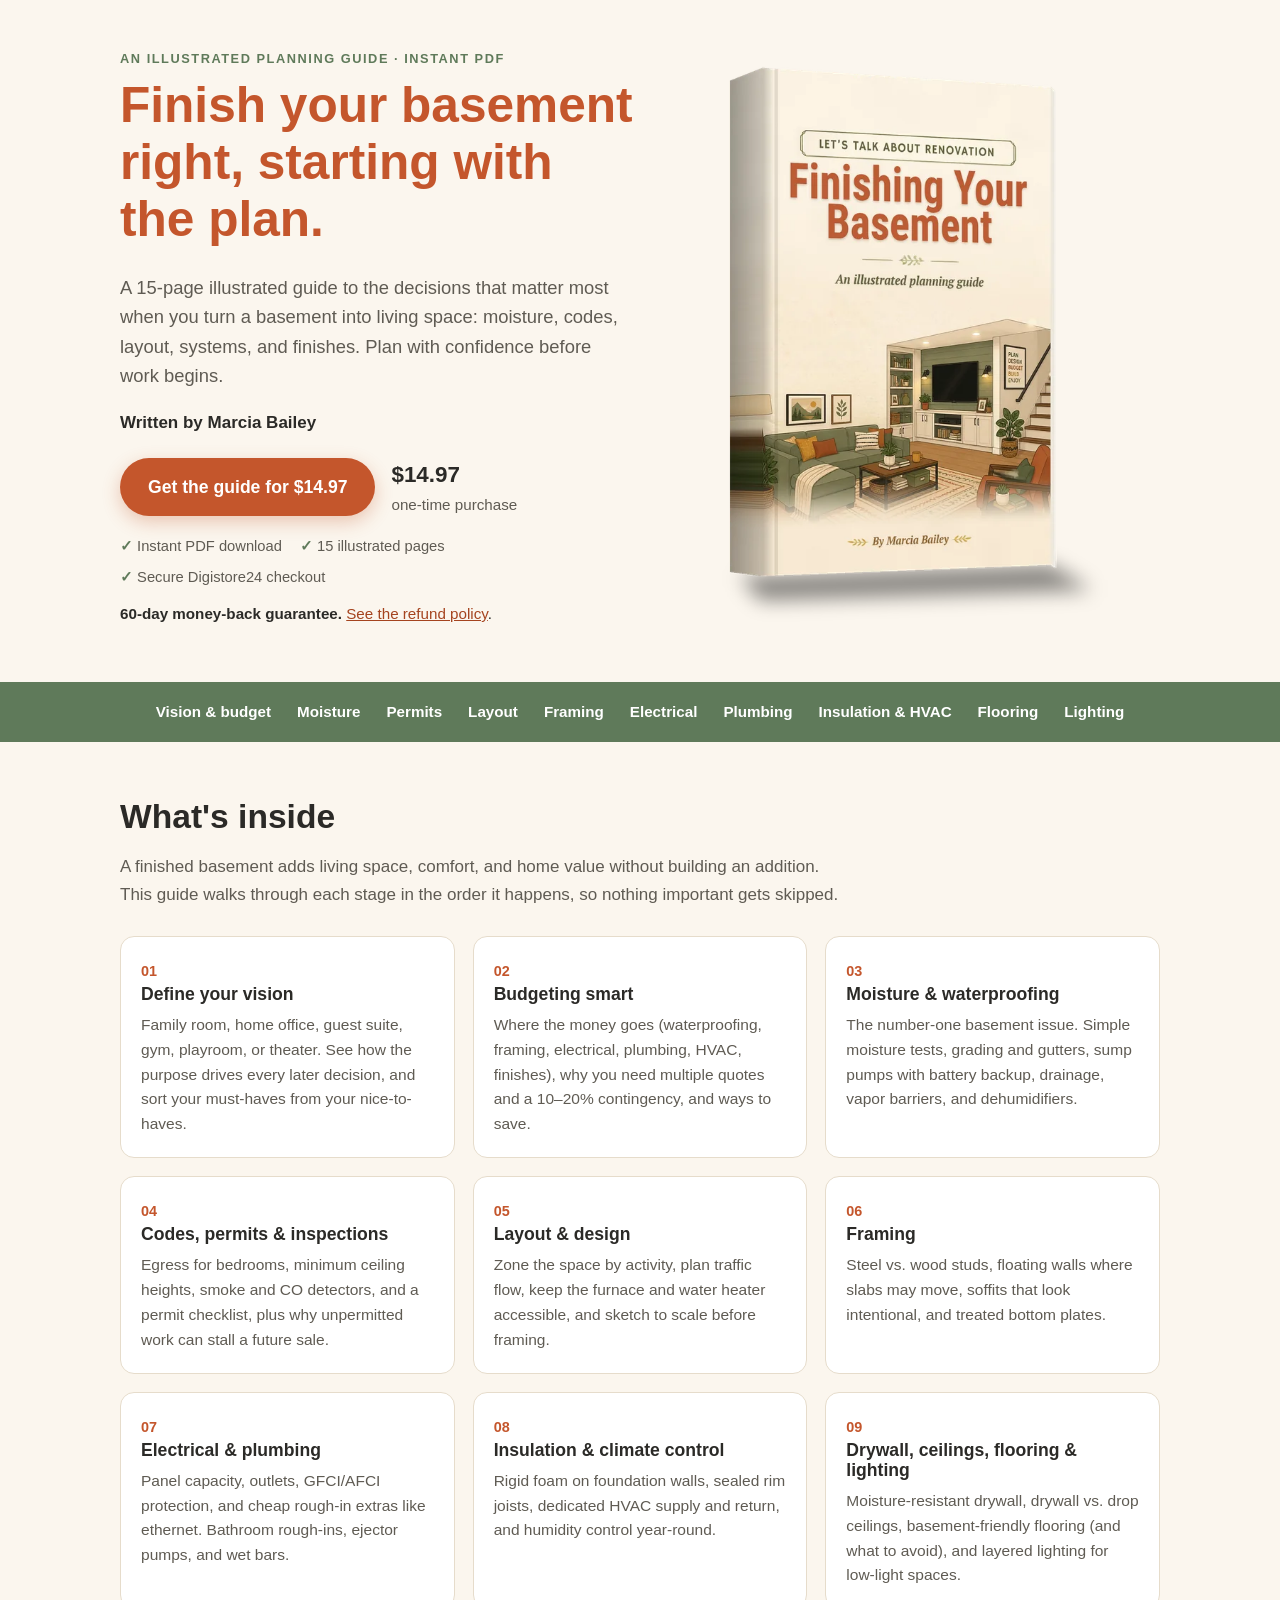
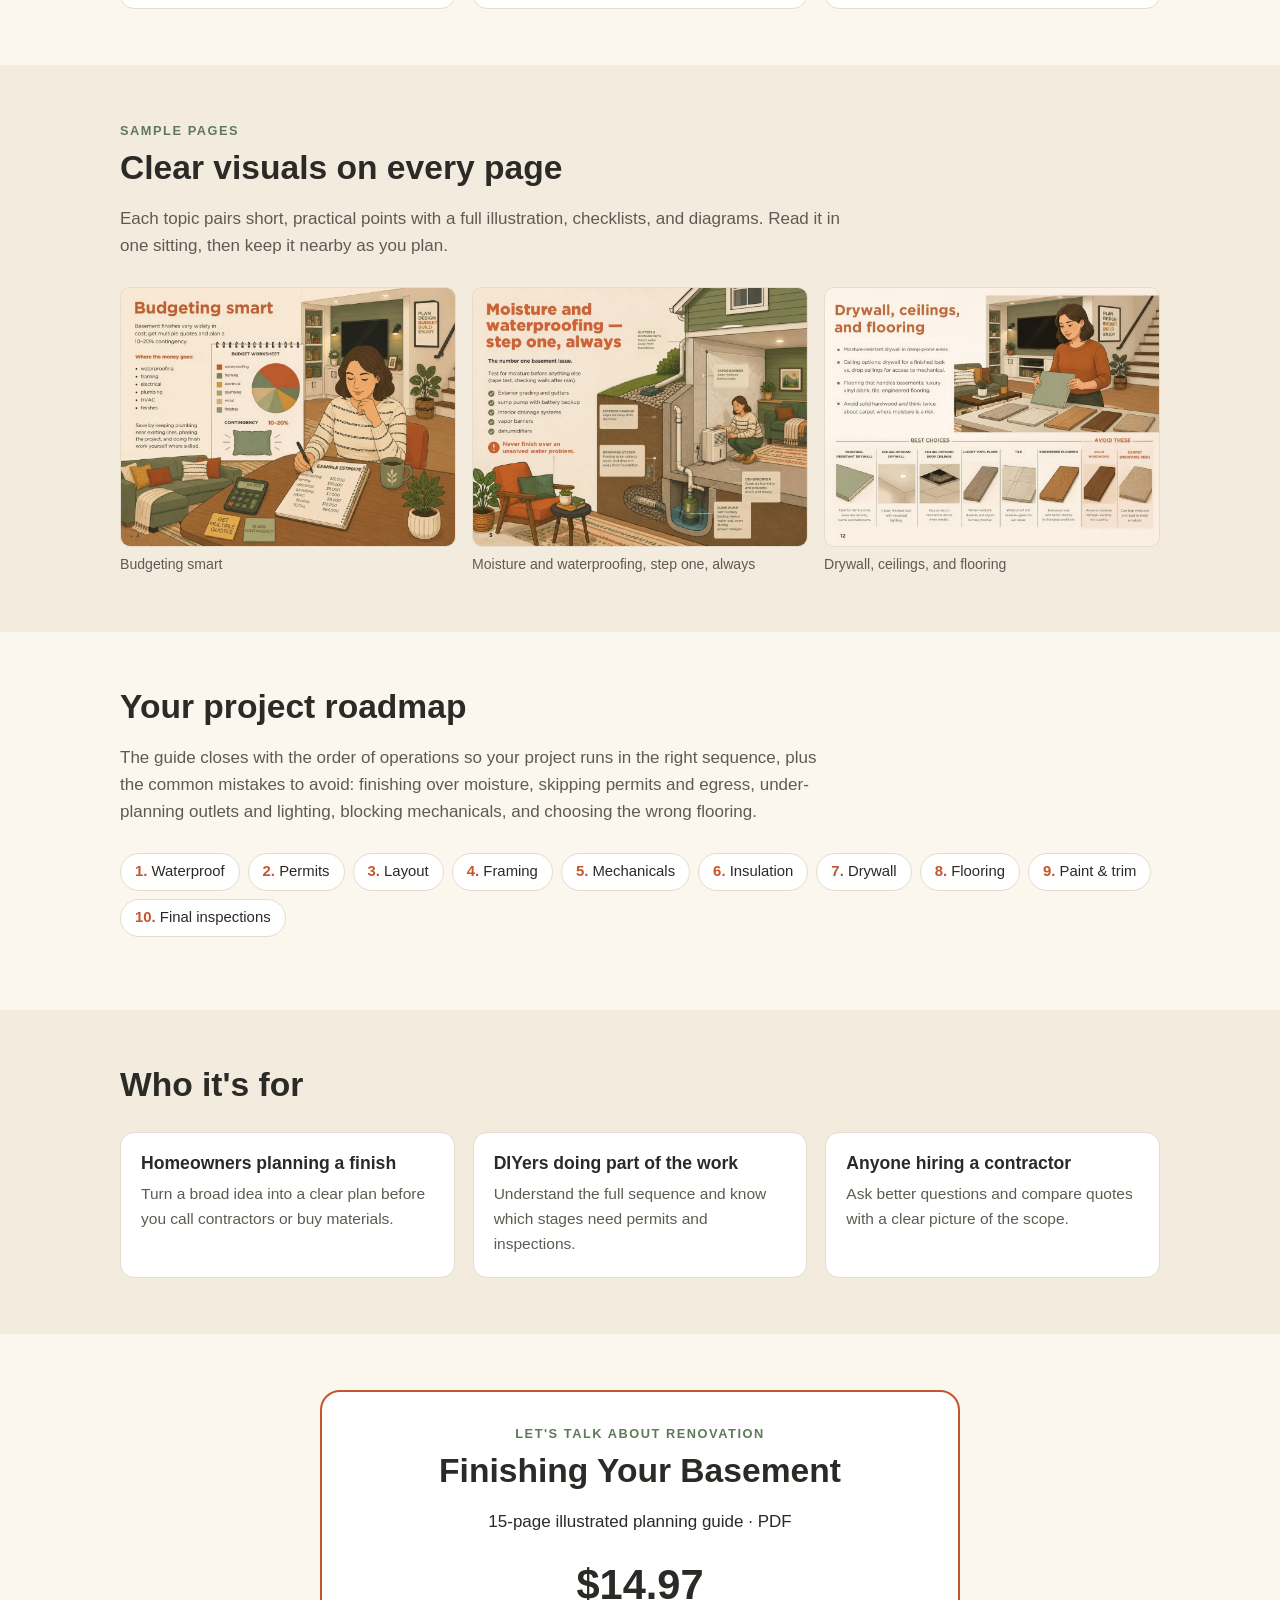
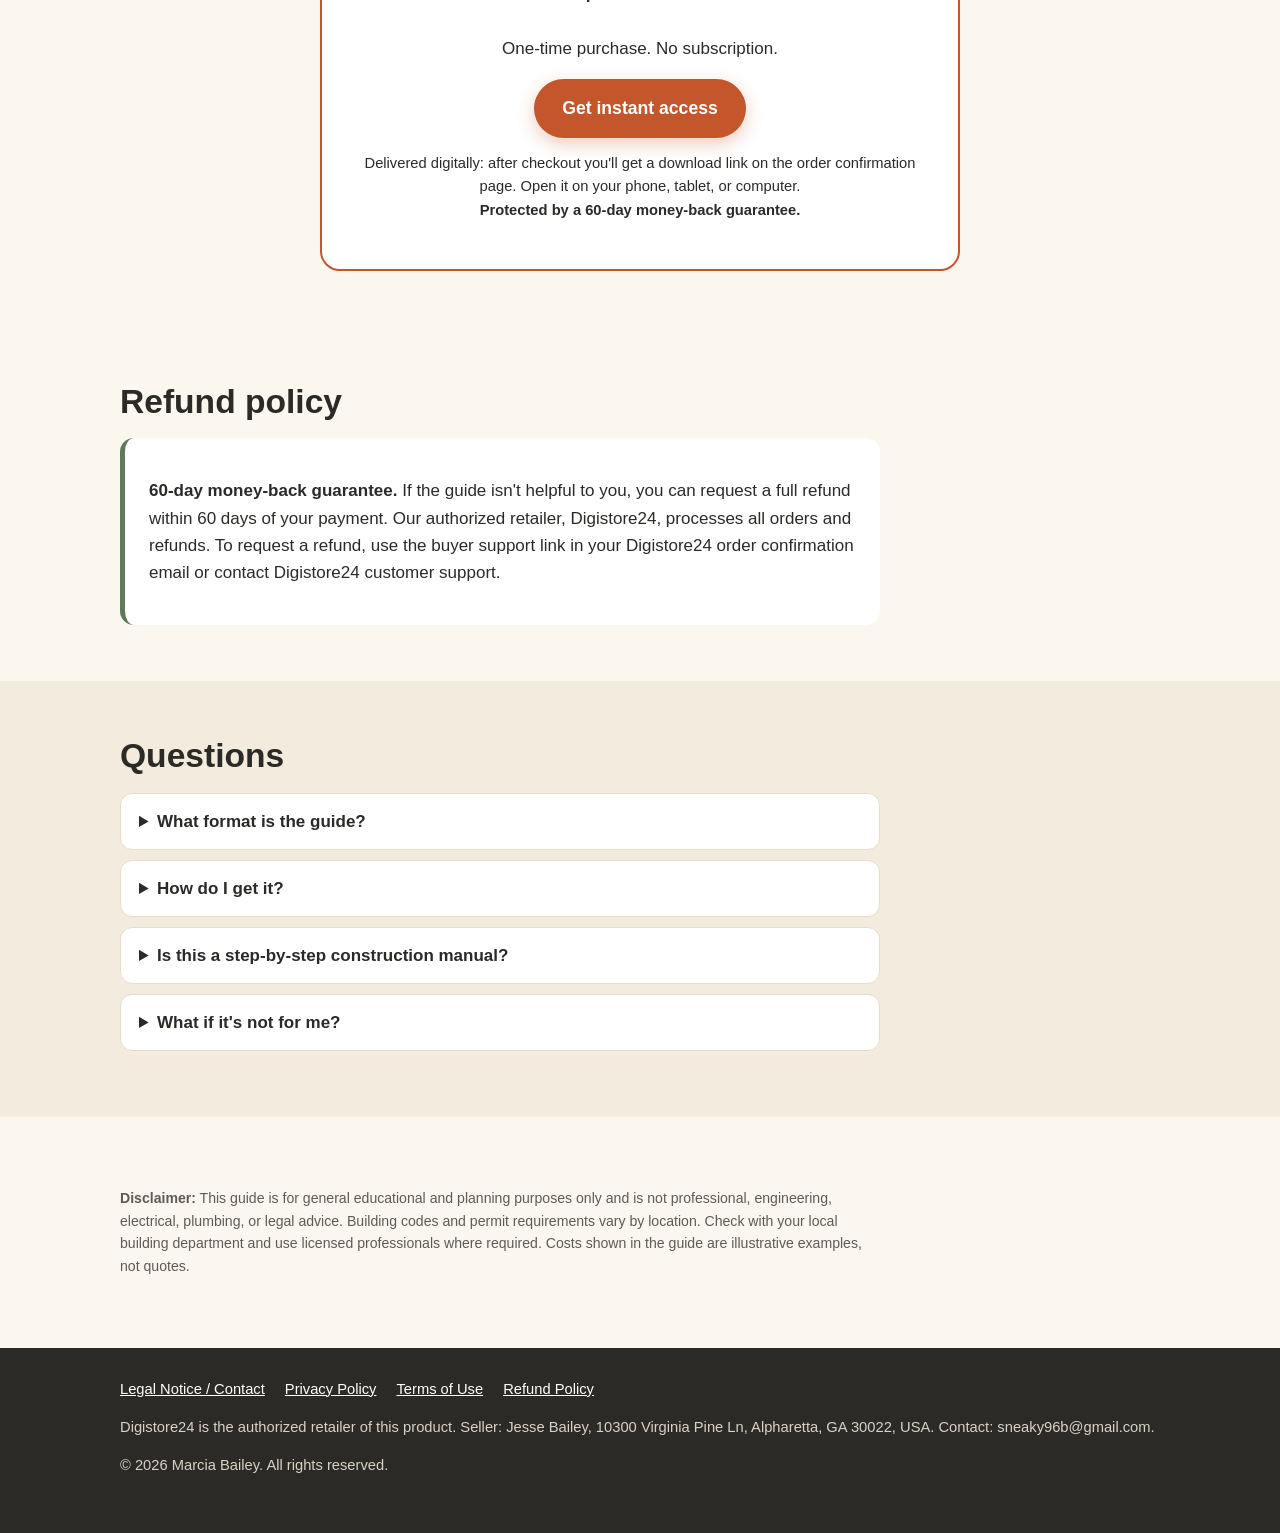
<file: index.html>
<!doctype html>
<html lang="en">
<head>
<meta charset="utf-8">
<meta name="viewport" content="width=device-width, initial-scale=1">
<title>Finishing Your Basement: An Illustrated Planning Guide (PDF)</title>
<meta name="description" content="A 15-page illustrated PDF guide to planning a basement finish: moisture, permits, layout, framing, electrical, plumbing, insulation, flooring, lighting, and a step-by-step project roadmap.">
<meta property="og:title" content="Let's Talk About Renovation: Finishing Your Basement">
<meta property="og:description" content="A 15-page illustrated planning guide to finishing your basement. Instant PDF download.">
<meta property="og:image" content="https://basement-ebook.vercel.app/img/cover-og.jpg">
<meta property="og:type" content="product">
<link rel="icon" href="data:,">
<link rel="stylesheet" href="style.css">
</head>
<body>

<!--
  DIGISTORE24 TRUST SEAL: "SALES PAGE BADGE"
  Create it in Digistore24: My products > Conversion tools > Trust badges tab > Create trust badge
  > Type: "Sales page badge" > choose Position, colors, Language: English > "Save and Update preview".
  Copy the code from the "HTML code" field and paste it right below this comment (replace the empty div).
  Per Digistore24's help center, the legal "Footer" is displayed automatically together with this badge.
  Leave "Display earnings disclaimer" set to No (this is not a finance/business-building product).
-->
<div class="seal-slot" id="ds24-sales-page-badge"><!-- Begin of Digistore24 Trusted Badge Code -->
<script type="text/javascript" src="https://www.digistore24.com/trusted-badge/48733/QZeaCoznZwrTP8g/salespage"></script>
<!-- End of Digistore24 Trusted Badge Code --></div>

<main>
<section class="hero">
  <div class="wrap hero-grid">
    <div>
      <div class="eyebrow">An illustrated planning guide · Instant PDF</div>
      <h1>Finish your basement right, starting with the plan.</h1>
      <p class="lead">A 15-page illustrated guide to the decisions that matter most when you turn a basement into living space: moisture, codes, layout, systems, and finishes. Plan with confidence before work begins.</p>
      <p class="author">Written by Marcia Bailey</p>
      <div class="price-row">
        <a class="buy" href="https://www.digistore24.com/product/750794">Get the guide for $14.97</a>
        <div class="price-note"><strong>$14.97</strong>one-time purchase</div>
      </div>
      <ul class="facts">
        <li>Instant PDF download</li>
        <li>15 illustrated pages</li>
        <li>Secure Digistore24 checkout</li>
      </ul>
      <p class="guarantee-line"><strong>60-day money-back guarantee.</strong> <a href="#refund">See the refund policy</a>.</p>
    </div>
    <div class="hero-art">
      <picture><source srcset="img/cover-3d.webp" type="image/webp"><img class="cover-3d" src="img/cover-3d.png" width="563" height="800" alt="Book cover of Let's Talk About Renovation: Finishing Your Basement, an illustrated planning guide by Marcia Bailey"></picture>
    </div>
  </div>
</section>

<div class="band" aria-label="Topics covered">
  <div class="wrap">
    <ul>
      <li>Vision &amp; budget</li><li>Moisture</li><li>Permits</li><li>Layout</li><li>Framing</li><li>Electrical</li><li>Plumbing</li><li>Insulation &amp; HVAC</li><li>Flooring</li><li>Lighting</li>
    </ul>
  </div>
</div>

<section>
  <div class="wrap">
    <header class="section-head">
      <h2>What's inside</h2>
      <p>A finished basement adds living space, comfort, and home value without building an addition. This guide walks through each stage in the order it happens, so nothing important gets skipped.</p>
    </header>
    <div class="grid">
      <article class="card"><span class="num">01</span><h3>Define your vision</h3><p>Family room, home office, guest suite, gym, playroom, or theater. See how the purpose drives every later decision, and sort your must-haves from your nice-to-haves.</p></article>
      <article class="card"><span class="num">02</span><h3>Budgeting smart</h3><p>Where the money goes (waterproofing, framing, electrical, plumbing, HVAC, finishes), why you need multiple quotes and a 10–20% contingency, and ways to save.</p></article>
      <article class="card"><span class="num">03</span><h3>Moisture &amp; waterproofing</h3><p>The number-one basement issue. Simple moisture tests, grading and gutters, sump pumps with battery backup, drainage, vapor barriers, and dehumidifiers.</p></article>
      <article class="card"><span class="num">04</span><h3>Codes, permits &amp; inspections</h3><p>Egress for bedrooms, minimum ceiling heights, smoke and CO detectors, and a permit checklist, plus why unpermitted work can stall a future sale.</p></article>
      <article class="card"><span class="num">05</span><h3>Layout &amp; design</h3><p>Zone the space by activity, plan traffic flow, keep the furnace and water heater accessible, and sketch to scale before framing.</p></article>
      <article class="card"><span class="num">06</span><h3>Framing</h3><p>Steel vs. wood studs, floating walls where slabs may move, soffits that look intentional, and treated bottom plates.</p></article>
      <article class="card"><span class="num">07</span><h3>Electrical &amp; plumbing</h3><p>Panel capacity, outlets, GFCI/AFCI protection, and cheap rough-in extras like ethernet. Bathroom rough-ins, ejector pumps, and wet bars.</p></article>
      <article class="card"><span class="num">08</span><h3>Insulation &amp; climate control</h3><p>Rigid foam on foundation walls, sealed rim joists, dedicated HVAC supply and return, and humidity control year-round.</p></article>
      <article class="card"><span class="num">09</span><h3>Drywall, ceilings, flooring &amp; lighting</h3><p>Moisture-resistant drywall, drywall vs. drop ceilings, basement-friendly flooring (and what to avoid), and layered lighting for low-light spaces.</p></article>
    </div>
  </div>
</section>

<section class="alt">
  <div class="wrap">
    <header class="section-head">
      <div class="eyebrow">Sample pages</div>
      <h2>Clear visuals on every page</h2>
      <p>Each topic pairs short, practical points with a full illustration, checklists, and diagrams. Read it in one sitting, then keep it nearby as you plan.</p>
    </header>
    <div class="samples">
      <figure><img src="img/page-04.jpg" width="1100" height="850" loading="lazy" alt="Sample page: Budgeting smart, with a budget worksheet and example cost estimate"><figcaption>Budgeting smart</figcaption></figure>
      <figure><img src="img/page-05.jpg" width="1100" height="850" loading="lazy" alt="Sample page: Moisture and waterproofing, with a labeled diagram"><figcaption>Moisture and waterproofing, step one, always</figcaption></figure>
      <figure><img src="img/page-12.jpg" width="1100" height="850" loading="lazy" alt="Sample page: Drywall, ceilings, and flooring comparison"><figcaption>Drywall, ceilings, and flooring</figcaption></figure>
    </div>
  </div>
</section>

<section>
  <div class="wrap">
    <header class="section-head">
      <h2>Your project roadmap</h2>
      <p>The guide closes with the order of operations so your project runs in the right sequence, plus the common mistakes to avoid: finishing over moisture, skipping permits and egress, under-planning outlets and lighting, blocking mechanicals, and choosing the wrong flooring.</p>
    </header>
    <ol class="roadmap">
      <li>Waterproof</li><li>Permits</li><li>Layout</li><li>Framing</li><li>Mechanicals</li><li>Insulation</li><li>Drywall</li><li>Flooring</li><li>Paint &amp; trim</li><li>Final inspections</li>
    </ol>
  </div>
</section>

<section class="alt">
  <div class="wrap">
    <header class="section-head">
      <h2>Who it's for</h2>
    </header>
    <div class="grid">
      <article class="card"><h3>Homeowners planning a finish</h3><p>Turn a broad idea into a clear plan before you call contractors or buy materials.</p></article>
      <article class="card"><h3>DIYers doing part of the work</h3><p>Understand the full sequence and know which stages need permits and inspections.</p></article>
      <article class="card"><h3>Anyone hiring a contractor</h3><p>Ask better questions and compare quotes with a clear picture of the scope.</p></article>
    </div>
  </div>
</section>

<section class="offer" id="buy">
  <div class="wrap">
    <div class="box">
      <div class="eyebrow">Let's Talk About Renovation</div>
      <h2>Finishing Your Basement</h2>
      <p>15-page illustrated planning guide · PDF</p>
      <div class="big">$14.97</div>
      <p>One-time purchase. No subscription.</p>
      <a class="buy" href="https://www.digistore24.com/product/750794">Get instant access</a>
      <p style="font-size:.92rem;margin-top:14px">Delivered digitally: after checkout you'll get a download link on the order confirmation page. Open it on your phone, tablet, or computer.<br><strong>Protected by a 60-day money-back guarantee.</strong></p>
    </div>
  </div>
</section>

<section id="refund">
  <div class="wrap">
    <h2>Refund policy</h2>
    <div class="refund">
      <p><strong>60-day money-back guarantee.</strong> If the guide isn't helpful to you, you can request a full refund within 60 days of your payment. Our authorized retailer, Digistore24, processes all orders and refunds. To request a refund, use the buyer support link in your Digistore24 order confirmation email or contact Digistore24 customer support.</p>
    </div>
  </div>
</section>

<section class="alt" id="faq">
  <div class="wrap">
    <h2>Questions</h2>
    <details><summary>What format is the guide?</summary><p>It's a 15-page illustrated PDF in landscape (letter) format. You can read it on a phone, tablet, or computer, or print it.</p></details>
    <details><summary>How do I get it?</summary><p>Right after checkout you'll get a download link on the Digistore24 order confirmation page.</p></details>
    <details><summary>Is this a step-by-step construction manual?</summary><p>No. It's a planning guide. It helps you understand the decisions, sequence, and common pitfalls of finishing a basement. Always follow your local building code and hire licensed professionals where required.</p></details>
    <details><summary>What if it's not for me?</summary><p>You're covered by our 60-day refund policy, handled by Digistore24, our authorized retailer. See the <a href="#refund">refund policy</a>.</p></details>
  </div>
</section>

<section>
  <div class="wrap">
    <p class="disclaimer"><strong>Disclaimer:</strong> This guide is for general educational and planning purposes only and is not professional, engineering, electrical, plumbing, or legal advice. Building codes and permit requirements vary by location. Check with your local building department and use licensed professionals where required. Costs shown in the guide are illustrative examples, not quotes.</p>
  </div>
</section>
</main>

<footer>
  <div class="wrap">
    <nav aria-label="Legal">
      <a href="legal.html">Legal Notice / Contact</a>
      <a href="privacy.html">Privacy Policy</a>
      <a href="terms.html">Terms of Use</a>
      <a href="#refund">Refund Policy</a>
    </nav>
    <p>Digistore24 is the authorized retailer of this product. Seller: Jesse Bailey, 10300 Virginia Pine Ln, Alpharetta, GA 30022, USA. Contact: sneaky96b@gmail.com.</p>
    <p>© 2026 Marcia Bailey. All rights reserved.</p>
    <!--
      DIGISTORE24 TRUST SEAL: "SALES PAGE FOOTER"
      Digistore24's help center says this legal footer appears automatically with the Sales Page Badge above.
      If Digistore24 gives you separate footer code, paste it inside the div below.
    -->
    <div class="seal-slot" id="ds24-sales-page-footer"><!-- PASTE DIGISTORE24 FOOTER CODE HERE (if provided separately) --></div>
  </div>
</footer>
<!-- Digistore24 promo code tracking (product 750794) -->
<script src="https://www.digistore24-scripts.com/service/digistore.js"></script>
<script type="text/javascript">
digistorePromocode( { "product_id": 750794, "adjust_domain": true } );
</script>
</body>
</html>
</file>
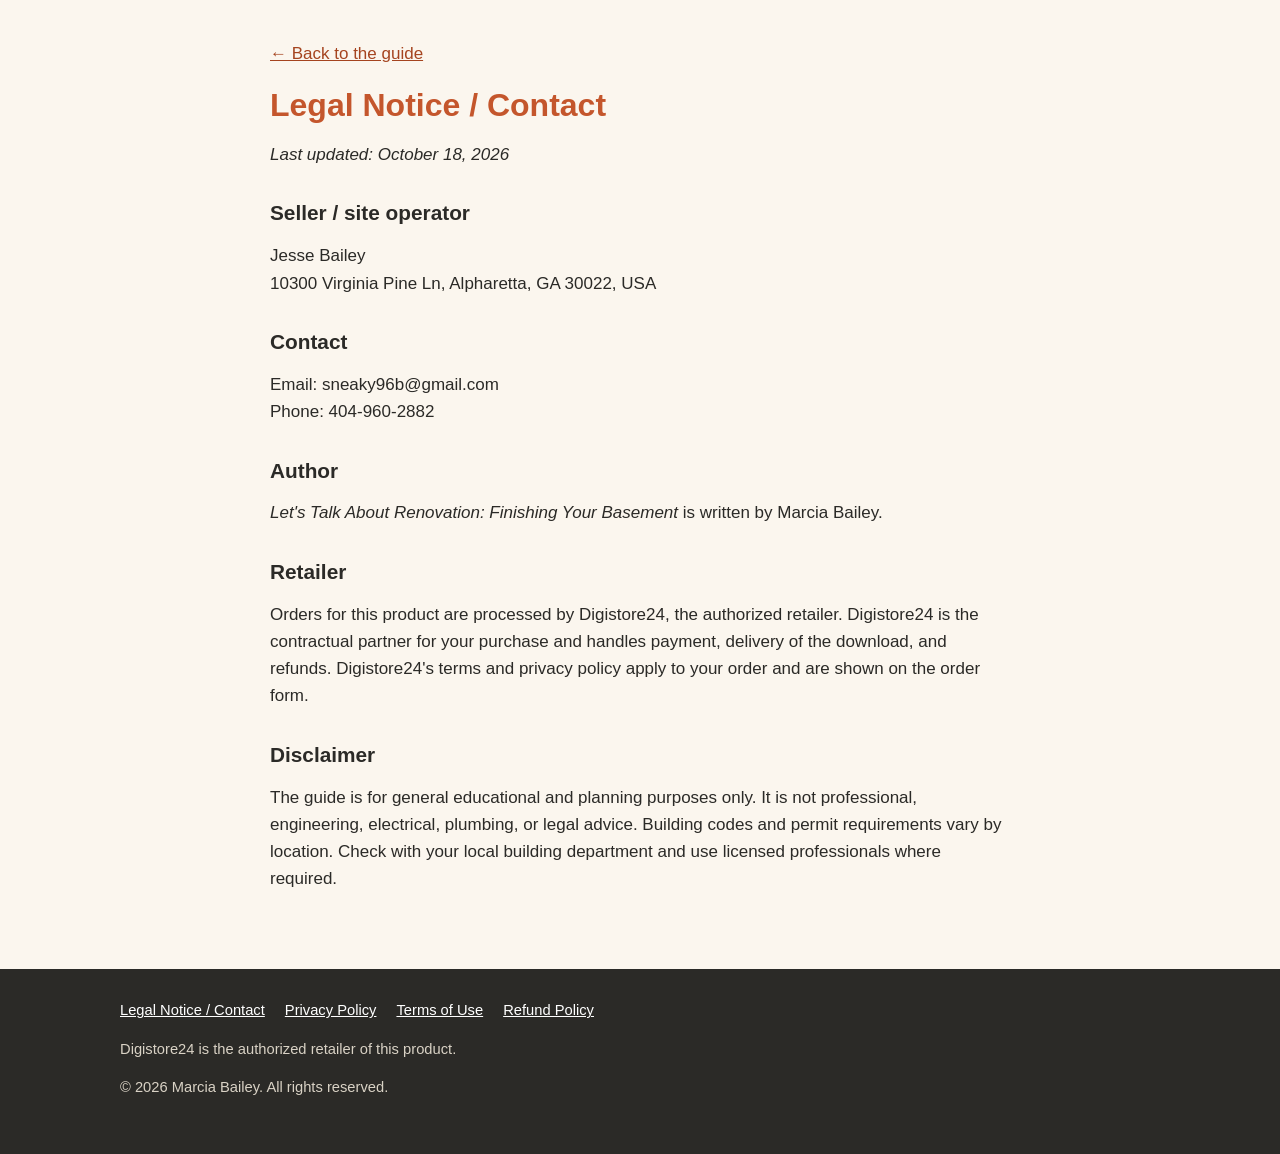
<file: legal.html>
<!doctype html>
<html lang="en">
<head>
<meta charset="utf-8">
<meta name="viewport" content="width=device-width, initial-scale=1">
<title>Legal Notice / Contact | Finishing Your Basement</title>
<meta name="robots" content="noindex">
<link rel="icon" href="data:,">
<link rel="stylesheet" href="style.css">
</head>
<body>
<main class="doc">
<a class="back" href="index.html">&larr; Back to the guide</a>
<h1>Legal Notice / Contact</h1>
<p><em>Last updated: October 18, 2026</em></p>
<h2>Seller / site operator</h2>
<p>Jesse Bailey<br>
10300 Virginia Pine Ln, Alpharetta, GA 30022, USA</p>
<h2>Contact</h2>
<p>Email: sneaky96b@gmail.com<br>
Phone: 404-960-2882</p>
<h2>Author</h2>
<p><em>Let's Talk About Renovation: Finishing Your Basement</em> is written by Marcia Bailey.</p>
<h2>Retailer</h2>
<p>Orders for this product are processed by Digistore24, the authorized retailer. Digistore24 is the contractual partner for your purchase and handles payment, delivery of the download, and refunds. Digistore24's terms and privacy policy apply to your order and are shown on the order form.</p>
<h2>Disclaimer</h2>
<p>The guide is for general educational and planning purposes only. It is not professional, engineering, electrical, plumbing, or legal advice. Building codes and permit requirements vary by location. Check with your local building department and use licensed professionals where required.</p>
</main>
<footer>
  <div class="wrap">
    <nav aria-label="Legal">
      <a href="legal.html">Legal Notice / Contact</a>
      <a href="privacy.html">Privacy Policy</a>
      <a href="terms.html">Terms of Use</a>
      <a href="index.html#refund">Refund Policy</a>
    </nav>
    <p>Digistore24 is the authorized retailer of this product.</p>
    <p>&copy; 2026 Marcia Bailey. All rights reserved.</p>
  </div>
</footer>
</body>
</html>
</file>
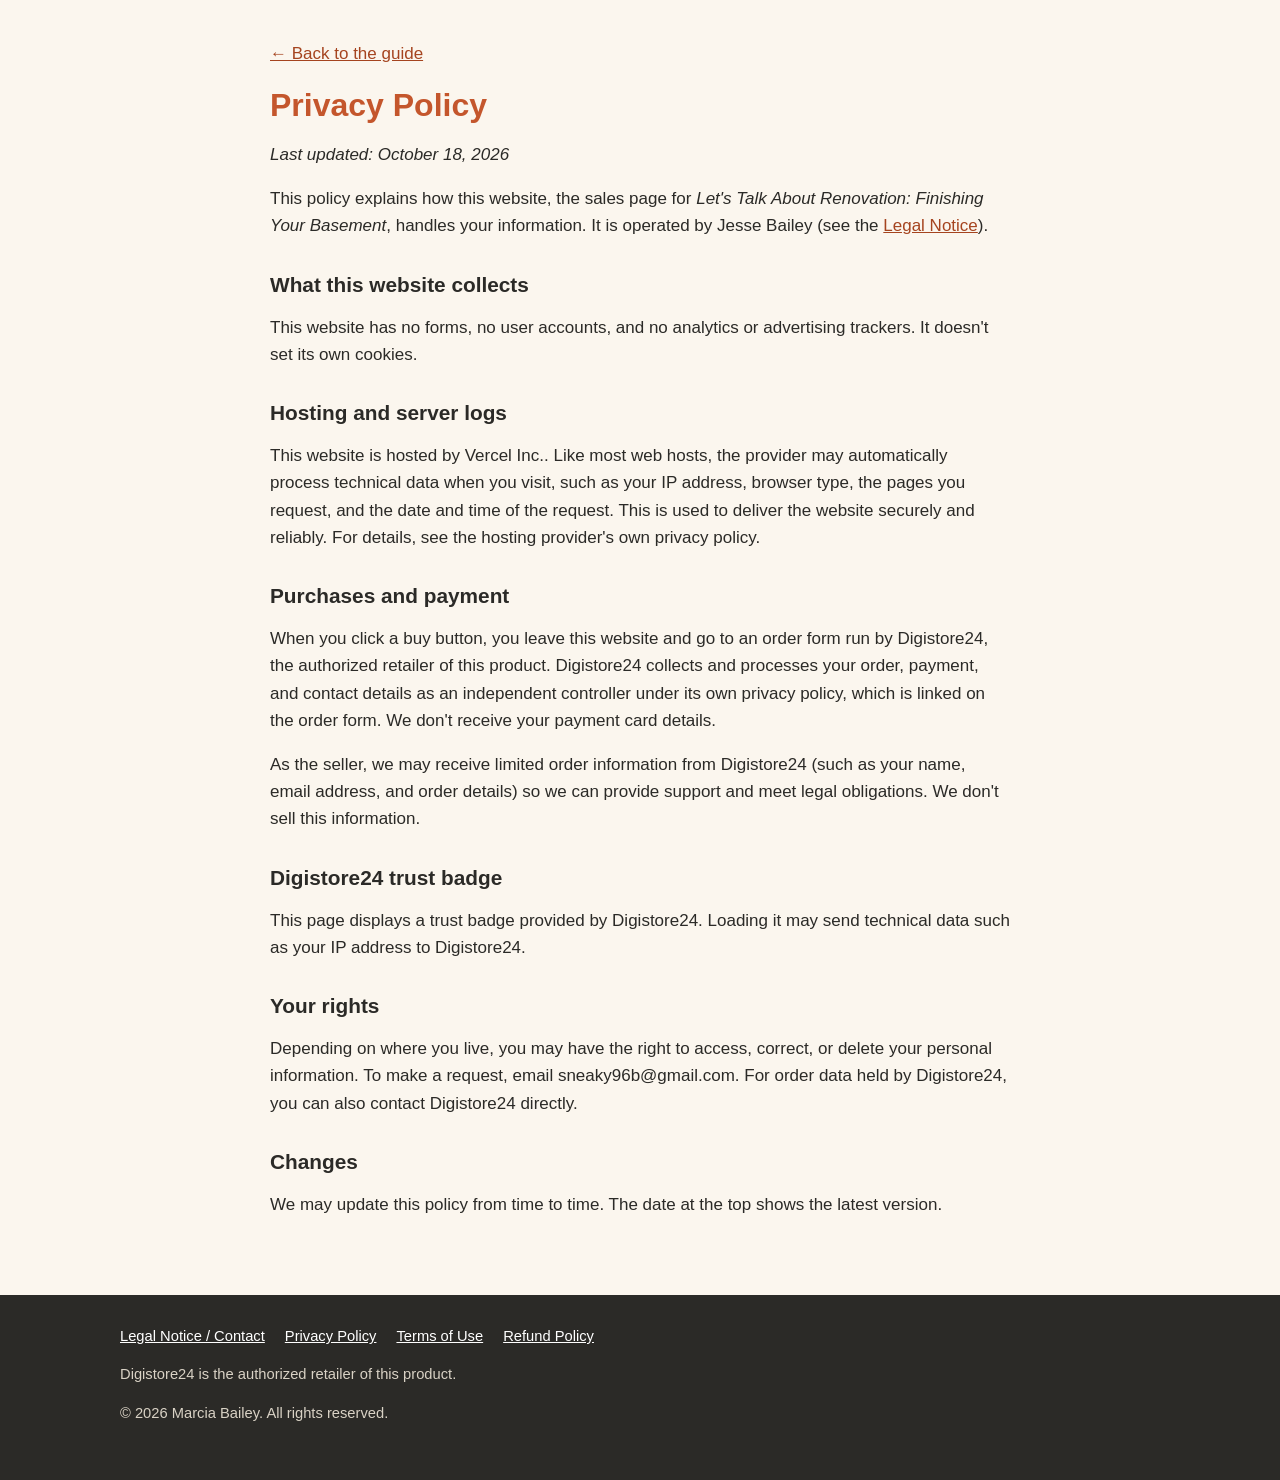
<file: privacy.html>
<!doctype html>
<html lang="en">
<head>
<meta charset="utf-8">
<meta name="viewport" content="width=device-width, initial-scale=1">
<title>Privacy Policy | Finishing Your Basement</title>
<meta name="robots" content="noindex">
<link rel="icon" href="data:,">
<link rel="stylesheet" href="style.css">
</head>
<body>
<main class="doc">
<a class="back" href="index.html">&larr; Back to the guide</a>
<h1>Privacy Policy</h1>
<p><em>Last updated: October 18, 2026</em></p>
<p>This policy explains how this website, the sales page for <em>Let's Talk About Renovation: Finishing Your Basement</em>, handles your information. It is operated by Jesse Bailey (see the <a href="legal.html">Legal Notice</a>).</p>
<h2>What this website collects</h2>
<p>This website has no forms, no user accounts, and no analytics or advertising trackers. It doesn't set its own cookies.</p>
<h2>Hosting and server logs</h2>
<p>This website is hosted by Vercel Inc.. Like most web hosts, the provider may automatically process technical data when you visit, such as your IP address, browser type, the pages you request, and the date and time of the request. This is used to deliver the website securely and reliably. For details, see the hosting provider's own privacy policy.</p>
<h2>Purchases and payment</h2>
<p>When you click a buy button, you leave this website and go to an order form run by Digistore24, the authorized retailer of this product. Digistore24 collects and processes your order, payment, and contact details as an independent controller under its own privacy policy, which is linked on the order form. We don't receive your payment card details.</p>
<p>As the seller, we may receive limited order information from Digistore24 (such as your name, email address, and order details) so we can provide support and meet legal obligations. We don't sell this information.</p>
<h2>Digistore24 trust badge</h2>
<p>This page displays a trust badge provided by Digistore24. Loading it may send technical data such as your IP address to Digistore24.</p>
<h2>Your rights</h2>
<p>Depending on where you live, you may have the right to access, correct, or delete your personal information. To make a request, email sneaky96b@gmail.com. For order data held by Digistore24, you can also contact Digistore24 directly.</p>
<h2>Changes</h2>
<p>We may update this policy from time to time. The date at the top shows the latest version.</p>
</main>
<footer>
  <div class="wrap">
    <nav aria-label="Legal">
      <a href="legal.html">Legal Notice / Contact</a>
      <a href="privacy.html">Privacy Policy</a>
      <a href="terms.html">Terms of Use</a>
      <a href="index.html#refund">Refund Policy</a>
    </nav>
    <p>Digistore24 is the authorized retailer of this product.</p>
    <p>&copy; 2026 Marcia Bailey. All rights reserved.</p>
  </div>
</footer>
</body>
</html>
</file>
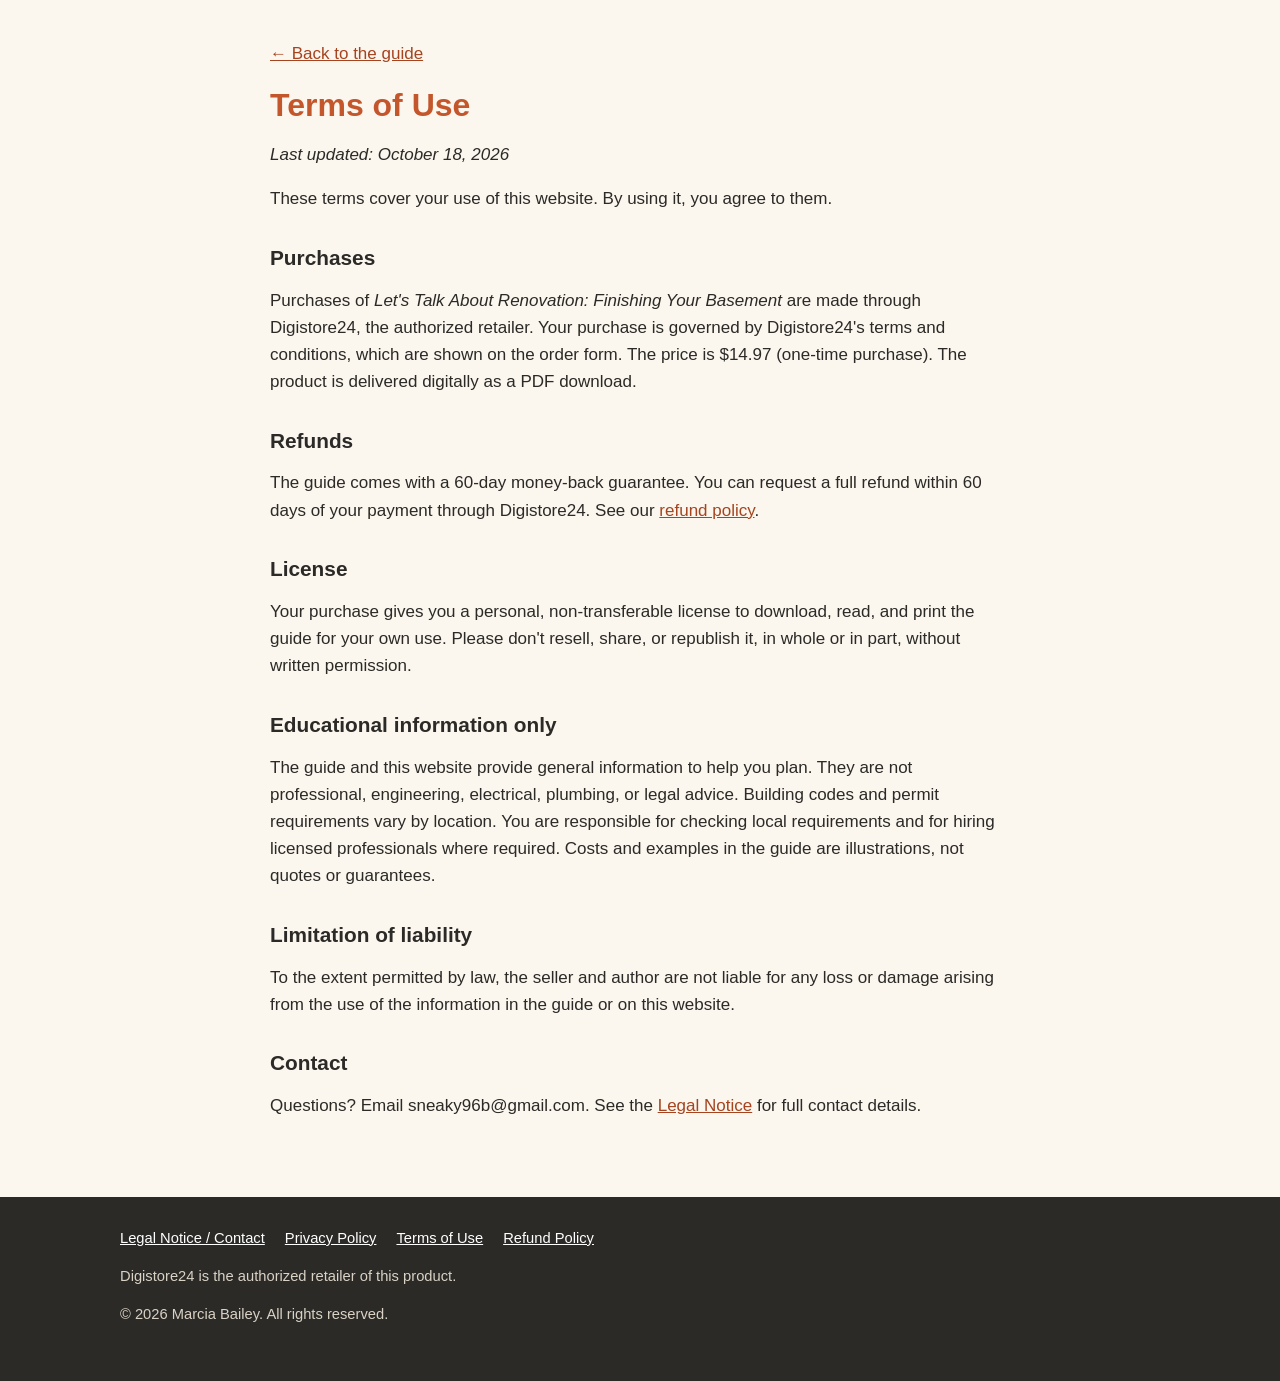
<file: terms.html>
<!doctype html>
<html lang="en">
<head>
<meta charset="utf-8">
<meta name="viewport" content="width=device-width, initial-scale=1">
<title>Terms of Use | Finishing Your Basement</title>
<meta name="robots" content="noindex">
<link rel="icon" href="data:,">
<link rel="stylesheet" href="style.css">
</head>
<body>
<main class="doc">
<a class="back" href="index.html">&larr; Back to the guide</a>
<h1>Terms of Use</h1>
<p><em>Last updated: October 18, 2026</em></p>
<p>These terms cover your use of this website. By using it, you agree to them.</p>
<h2>Purchases</h2>
<p>Purchases of <em>Let's Talk About Renovation: Finishing Your Basement</em> are made through Digistore24, the authorized retailer. Your purchase is governed by Digistore24's terms and conditions, which are shown on the order form. The price is $14.97 (one-time purchase). The product is delivered digitally as a PDF download.</p>
<h2>Refunds</h2>
<p>The guide comes with a 60-day money-back guarantee. You can request a full refund within 60 days of your payment through Digistore24. See our <a href="index.html#refund">refund policy</a>.</p>
<h2>License</h2>
<p>Your purchase gives you a personal, non-transferable license to download, read, and print the guide for your own use. Please don't resell, share, or republish it, in whole or in part, without written permission.</p>
<h2>Educational information only</h2>
<p>The guide and this website provide general information to help you plan. They are not professional, engineering, electrical, plumbing, or legal advice. Building codes and permit requirements vary by location. You are responsible for checking local requirements and for hiring licensed professionals where required. Costs and examples in the guide are illustrations, not quotes or guarantees.</p>
<h2>Limitation of liability</h2>
<p>To the extent permitted by law, the seller and author are not liable for any loss or damage arising from the use of the information in the guide or on this website.</p>
<h2>Contact</h2>
<p>Questions? Email sneaky96b@gmail.com. See the <a href="legal.html">Legal Notice</a> for full contact details.</p>
</main>
<footer>
  <div class="wrap">
    <nav aria-label="Legal">
      <a href="legal.html">Legal Notice / Contact</a>
      <a href="privacy.html">Privacy Policy</a>
      <a href="terms.html">Terms of Use</a>
      <a href="index.html#refund">Refund Policy</a>
    </nav>
    <p>Digistore24 is the authorized retailer of this product.</p>
    <p>&copy; 2026 Marcia Bailey. All rights reserved.</p>
  </div>
</footer>
</body>
</html>
</file>
<file: style.css>
:root{--ink:#2b2a27;--muted:#5f5b53;--bg:#fbf6ee;--card:#fff;--accent:#c4562c;--accent-dk:#a5441f;--sage:#5f7a5a;--line:#e6dccb;--radius:14px}
*{box-sizing:border-box}
html{-webkit-text-size-adjust:100%}
body{margin:0;font-family:-apple-system,BlinkMacSystemFont,"Segoe UI",Roboto,Helvetica,Arial,sans-serif;color:var(--ink);background:var(--bg);line-height:1.6;font-size:17px}
img{max-width:100%;height:auto;display:block}
a{color:var(--accent-dk)}
.wrap{max-width:1080px;margin:0 auto;padding:0 20px}
h1,h2,h3{line-height:1.15;margin:0 0 .5em;font-family:"Trebuchet MS","Segoe UI",Roboto,sans-serif}
h1{font-size:clamp(2rem,5vw,3.1rem);color:var(--accent)}
h2{font-size:clamp(1.5rem,3.4vw,2.1rem)}
h3{font-size:1.1rem}
.eyebrow{text-transform:uppercase;letter-spacing:.12em;font-size:.8rem;font-weight:700;color:var(--sage);margin-bottom:.6em}
.hero{padding:48px 0 40px}
.hero-grid{display:grid;gap:36px;grid-template-columns:1.05fr 1fr;align-items:center}
.lead{font-size:1.15rem;color:var(--muted)}
.author{font-weight:600;margin:.4em 0 1.2em}
.buy{display:inline-block;background:var(--accent);color:#fff;text-decoration:none;font-weight:700;font-size:1.1rem;padding:15px 28px;border-radius:999px;box-shadow:0 6px 18px rgba(196,86,44,.3)}
.buy:hover,.buy:focus{background:var(--accent-dk)}
.price-row{display:flex;flex-wrap:wrap;gap:16px;align-items:center}
.price-note{font-size:.95rem;color:var(--muted)}
.price-note strong{display:block;font-size:1.4rem;color:var(--ink)}
.facts{display:flex;flex-wrap:wrap;gap:8px 18px;margin:18px 0 0;padding:0;list-style:none;font-size:.92rem;color:var(--muted)}
.facts li::before{content:"✓ ";color:var(--sage);font-weight:700}
.guarantee-line{margin-top:12px;font-size:.95rem}
.cover{border-radius:10px;box-shadow:0 18px 40px rgba(60,40,20,.22);transform:rotate(-1.2deg)}
.band{background:var(--sage);color:#fff;padding:18px 0}
.band ul{display:flex;flex-wrap:wrap;gap:10px 26px;justify-content:center;margin:0;padding:0;list-style:none;font-weight:600;font-size:.95rem}
section{padding:56px 0}
.section-head{max-width:720px;margin-bottom:28px}
.section-head p{color:var(--muted)}
.grid{display:grid;gap:18px;grid-template-columns:repeat(3,1fr)}
@media (max-width:900px){.grid{grid-template-columns:repeat(2,1fr)}}
@media (max-width:560px){.grid{grid-template-columns:1fr}}
.card{background:var(--card);border:1px solid var(--line);border-radius:var(--radius);padding:20px}
.card .num{font-weight:800;color:var(--accent);font-size:.9rem}
.card p{margin:.3em 0 0;color:var(--muted);font-size:.97rem}
.alt{background:#f3ebdd}
.samples{display:grid;gap:16px;grid-template-columns:repeat(auto-fit,minmax(280px,1fr))}
.samples figure{margin:0}
.samples img{border-radius:10px;border:1px solid var(--line)}
.samples figcaption{font-size:.88rem;color:var(--muted);margin-top:6px}
.roadmap{counter-reset:s;display:flex;flex-wrap:wrap;gap:8px;padding:0;list-style:none}
.roadmap li{background:var(--card);border:1px solid var(--line);border-radius:999px;padding:6px 14px;font-size:.93rem}
.roadmap li::before{counter-increment:s;content:counter(s) ". ";font-weight:700;color:var(--accent)}
.offer{text-align:center}
.offer .box{max-width:640px;margin:0 auto;background:var(--card);border:2px solid var(--accent);border-radius:20px;padding:32px 24px}
.offer .big{font-size:2.6rem;font-weight:800;color:var(--ink);margin:.1em 0}
.refund{background:var(--card);border-left:5px solid var(--sage);border-radius:var(--radius);padding:22px 24px;max-width:760px}
details{background:var(--card);border:1px solid var(--line);border-radius:12px;padding:14px 18px;margin-bottom:10px;max-width:760px}
summary{font-weight:700;cursor:pointer}
.disclaimer{font-size:.88rem;color:var(--muted);max-width:760px}
footer{background:#2b2a27;color:#d9d2c5;padding:30px 0 40px;font-size:.92rem}
footer a{color:#fff}
footer nav{display:flex;flex-wrap:wrap;gap:8px 20px;margin-bottom:12px}
.seal-slot{min-height:1px}
.doc{max-width:780px;padding:40px 20px 60px;margin:0 auto}
.doc h1{font-size:2rem}
.doc h2{font-size:1.3rem;margin-top:1.6em}
.ph{background:#fff2c2;padding:0 4px;border-radius:4px}
.back{display:inline-block;margin-bottom:20px}
@media (max-width:820px){.hero-grid{grid-template-columns:1fr}.hero{padding-top:28px}.cover{transform:none}.hero-art{order:-1}}

/* 3D book mockup in hero (has its own perspective and shadow) */
.hero-art picture{display:block}
.cover-3d{display:block;width:100%;max-width:400px;height:auto;margin:0 auto}
@media (max-width:820px){.cover-3d{max-width:300px}}
</file>
